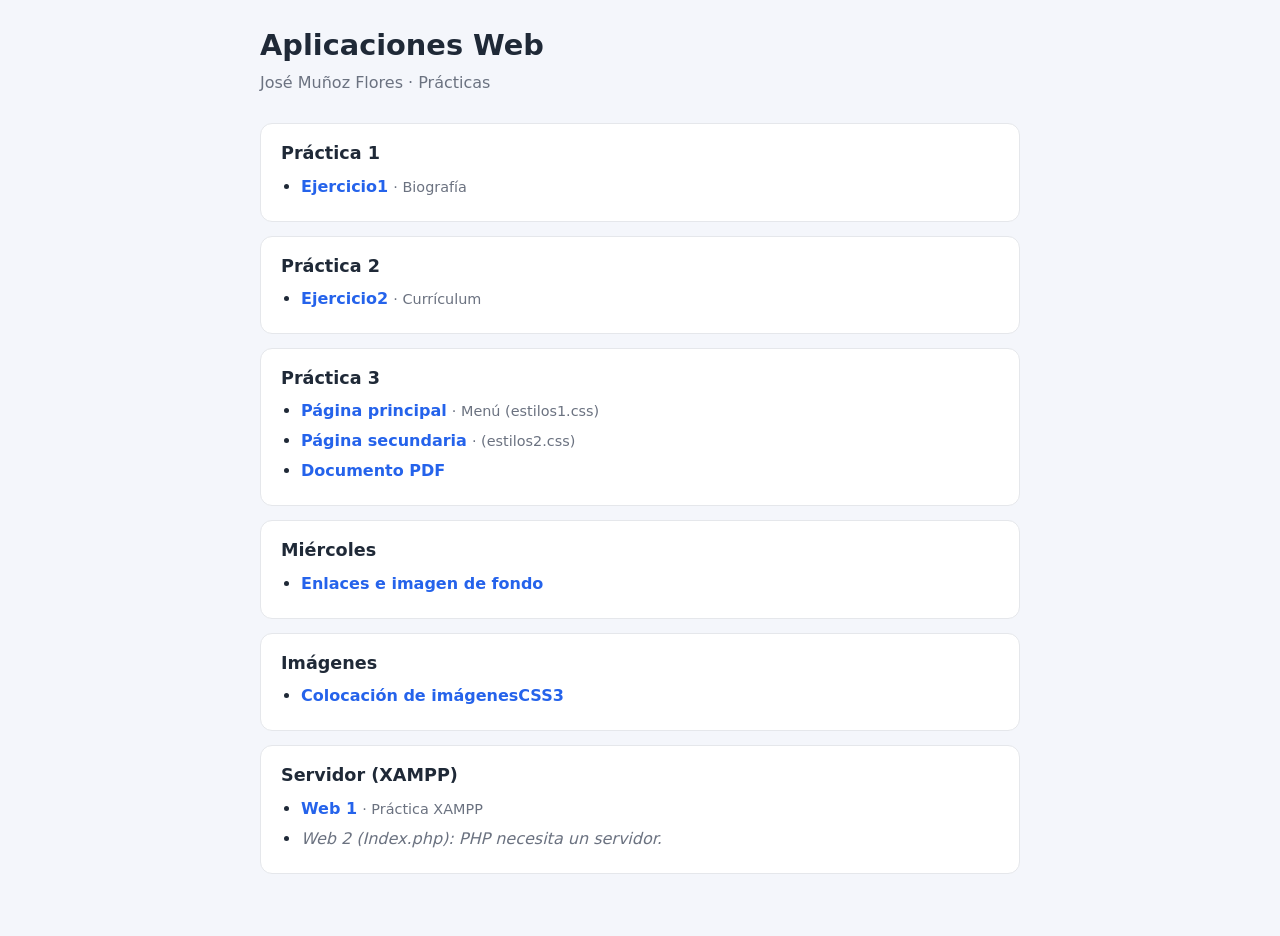
<file: index.html>
<!DOCTYPE html>
<html lang="es">
<head>
    <meta charset="UTF-8">
    <meta name="viewport" content="width=device-width, initial-scale=1.0">
    <title>Aplicaciones Web - José Muñoz Flores</title>
    <meta name="description" content="Prácticas de Aplicaciones Web">
    <style>
        :root {
            --fondo: #f4f6fb;
            --tarjeta: #ffffff;
            --texto: #1f2937;
            --suave: #6b7280;
            --acento: #2563eb;
            --borde: #e5e7eb;
        }
        @media (prefers-color-scheme: dark) {
            :root {
                --fondo: #111827;
                --tarjeta: #1f2937;
                --texto: #f3f4f6;
                --suave: #9ca3af;
                --acento: #60a5fa;
                --borde: #374151;
            }
        }
        * { box-sizing: border-box; }
        body {
            margin: 0;
            padding: 24px 16px 48px;
            background: var(--fondo);
            color: var(--texto);
            font-family: system-ui, -apple-system, "Segoe UI", Roboto, Arial, sans-serif;
            line-height: 1.5;
        }
        main { max-width: 760px; margin: 0 auto; }
        header { margin-bottom: 28px; }
        h1 { margin: 0 0 4px; font-size: 1.8rem; }
        header p { margin: 0; color: var(--suave); }
        section {
            background: var(--tarjeta);
            border: 1px solid var(--borde);
            border-radius: 12px;
            padding: 16px 20px;
            margin-bottom: 14px;
        }
        h2 { margin: 0 0 8px; font-size: 1.1rem; }
        ul { margin: 0; padding-left: 20px; }
        li { margin: 6px 0; }
        a { color: var(--acento); font-weight: 600; text-decoration: none; }
        a:hover { text-decoration: underline; }
        .desc { color: var(--suave); font-size: 0.9rem; }
        .aviso { color: var(--suave); font-style: italic; }
    </style>
</head>
<body>
<main>
    <header>
        <h1>Aplicaciones Web</h1>
        <p>José Muñoz Flores · Prácticas</p>
    </header>

    <section>
        <h2>Práctica 1</h2>
        <ul>
            <li><a href="Pr%C3%A1ctica1/ejercicio1.html">Ejercicio1</a> <span class="desc">· Biografía</span></li>
        </ul>
    </section>

    <section>
        <h2>Práctica 2</h2>
        <ul>
            <li><a href="Pr%C3%A1ctica2/ejercicio2.html">Ejercicio2</a> <span class="desc">· Currículum</span></li>
        </ul>
    </section>

    <section>
        <h2>Práctica 3</h2>
        <ul>
            <li><a href="Pr%C3%A1ctica3/principal.html">Página principal</a> <span class="desc">· Menú (estilos1.css)</span></li>
            <li><a href="Pr%C3%A1ctica3/secundaria.html">Página secundaria</a> <span class="desc">· (estilos2.css)</span></li>
            <li><a href="Pr%C3%A1ctica3/documentos/practica3.pdf" target="_blank">Documento PDF</a></li>
        </ul>
    </section>

    <section>
        <h2>Miércoles</h2>
        <ul>
            <li><a href="Mi%C3%A9rcoles/miercoles.html">Enlaces e imagen de fondo</a></li>
        </ul>
    </section>

    <section>
        <h2>Imágenes</h2>
        <ul>
            <li><a href="Im%C3%A1genes/colocacion_css3_practica.html">Colocación de imágenesCSS3</a></li>
        </ul>
    </section>

    <section>
        <h2>Servidor (XAMPP)</h2>
        <ul>
            <li><a href="Web%201/Index.html">Web 1</a> <span class="desc">· Práctica XAMPP</span></li>
            <li><span class="aviso">Web 2 (Index.php): PHP necesita un servidor.</span></li>
        </ul>
    </section>

</main>
</body>
</html>
</file>
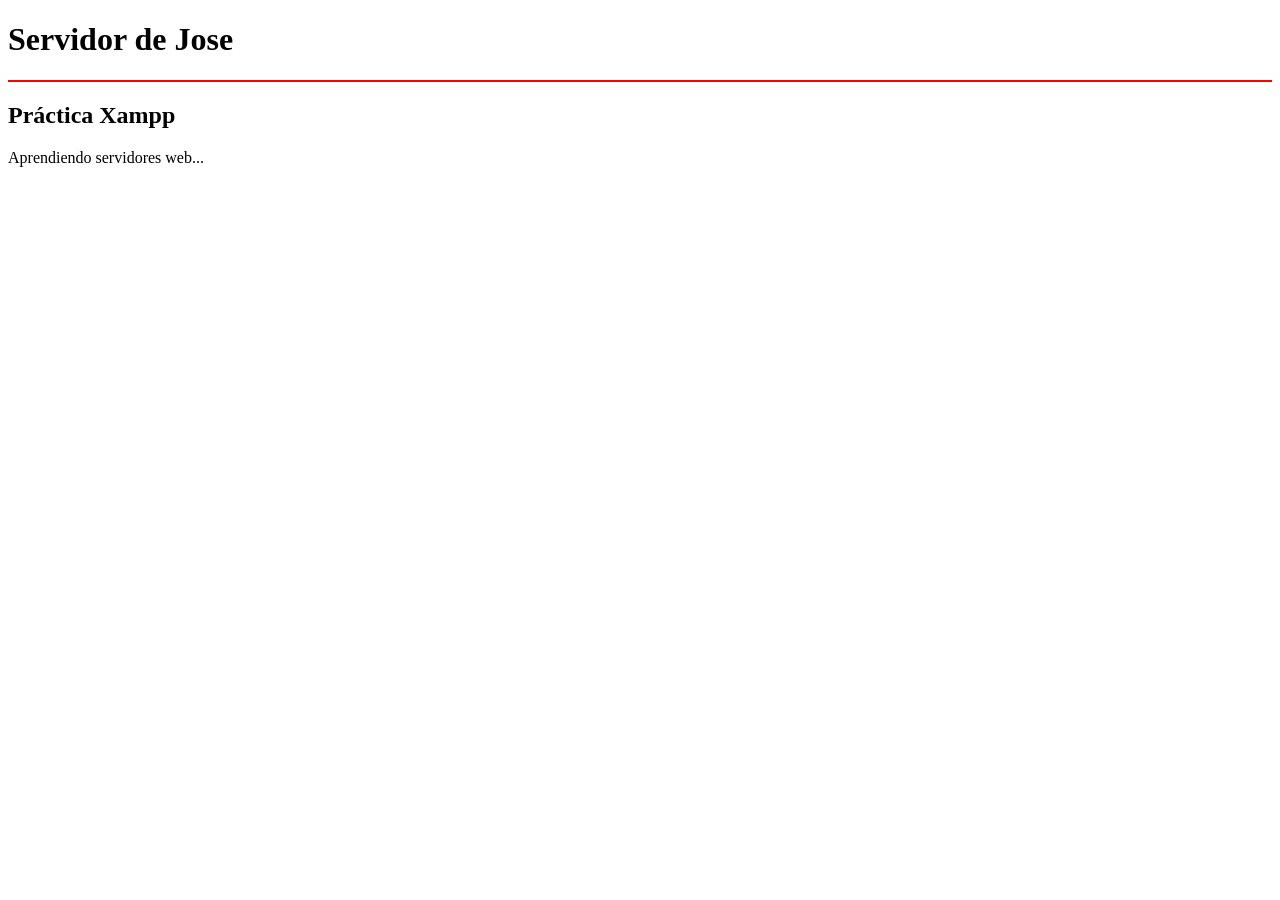
<file: Web1/Index.html>
<!DOCTYPE html>
<html lang="en">
<head>
    <meta charset="UTF-8">
    <meta name="viewport" content="width=device-width, initial-scale=1.0">
    <title>Document</title>
</head>
<body>
    <h1> Servidor de Jose</h1>
    <!-- NO SE DEBE PONER COLORES, FORMATOS... SIN CSS-->
    <hr color="red">
    <h2> Práctica Xampp</h2>
    <p> Aprendiendo servidores web...</p>
</body>  
</html>
</file>
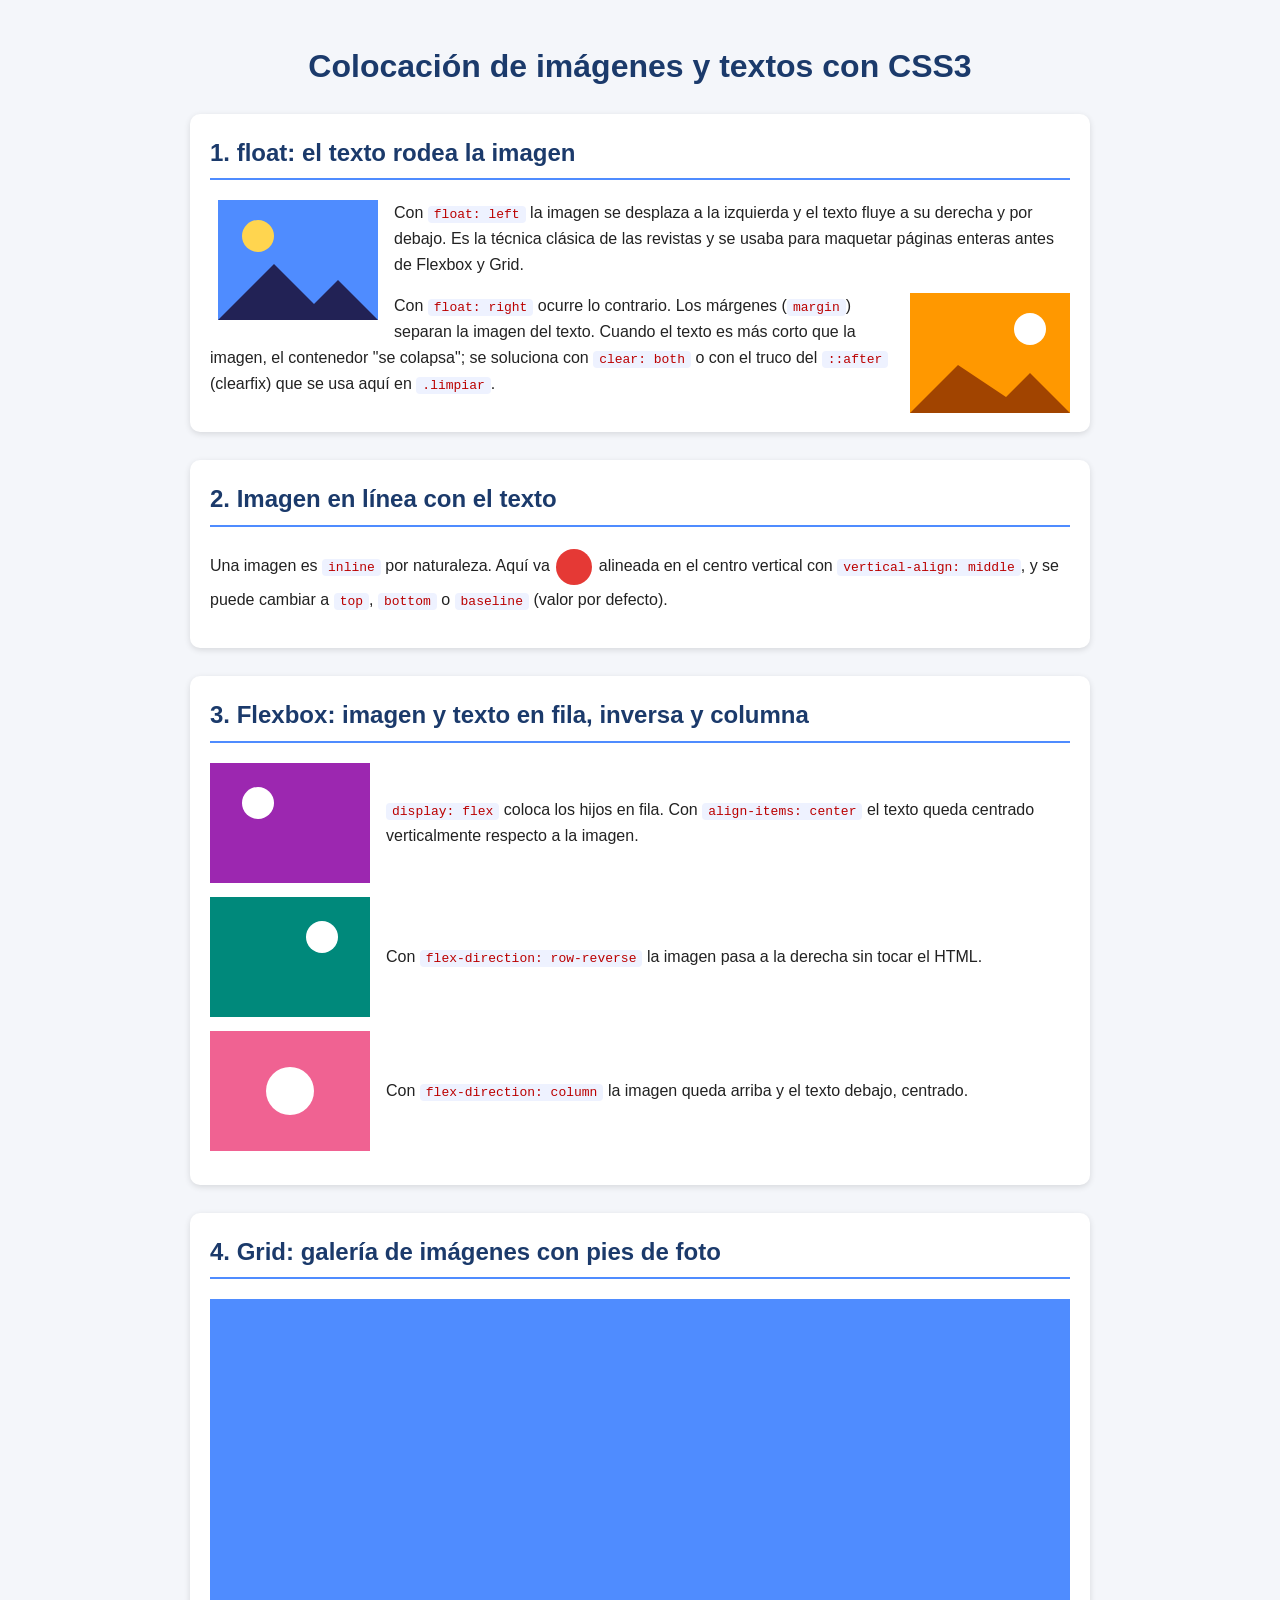
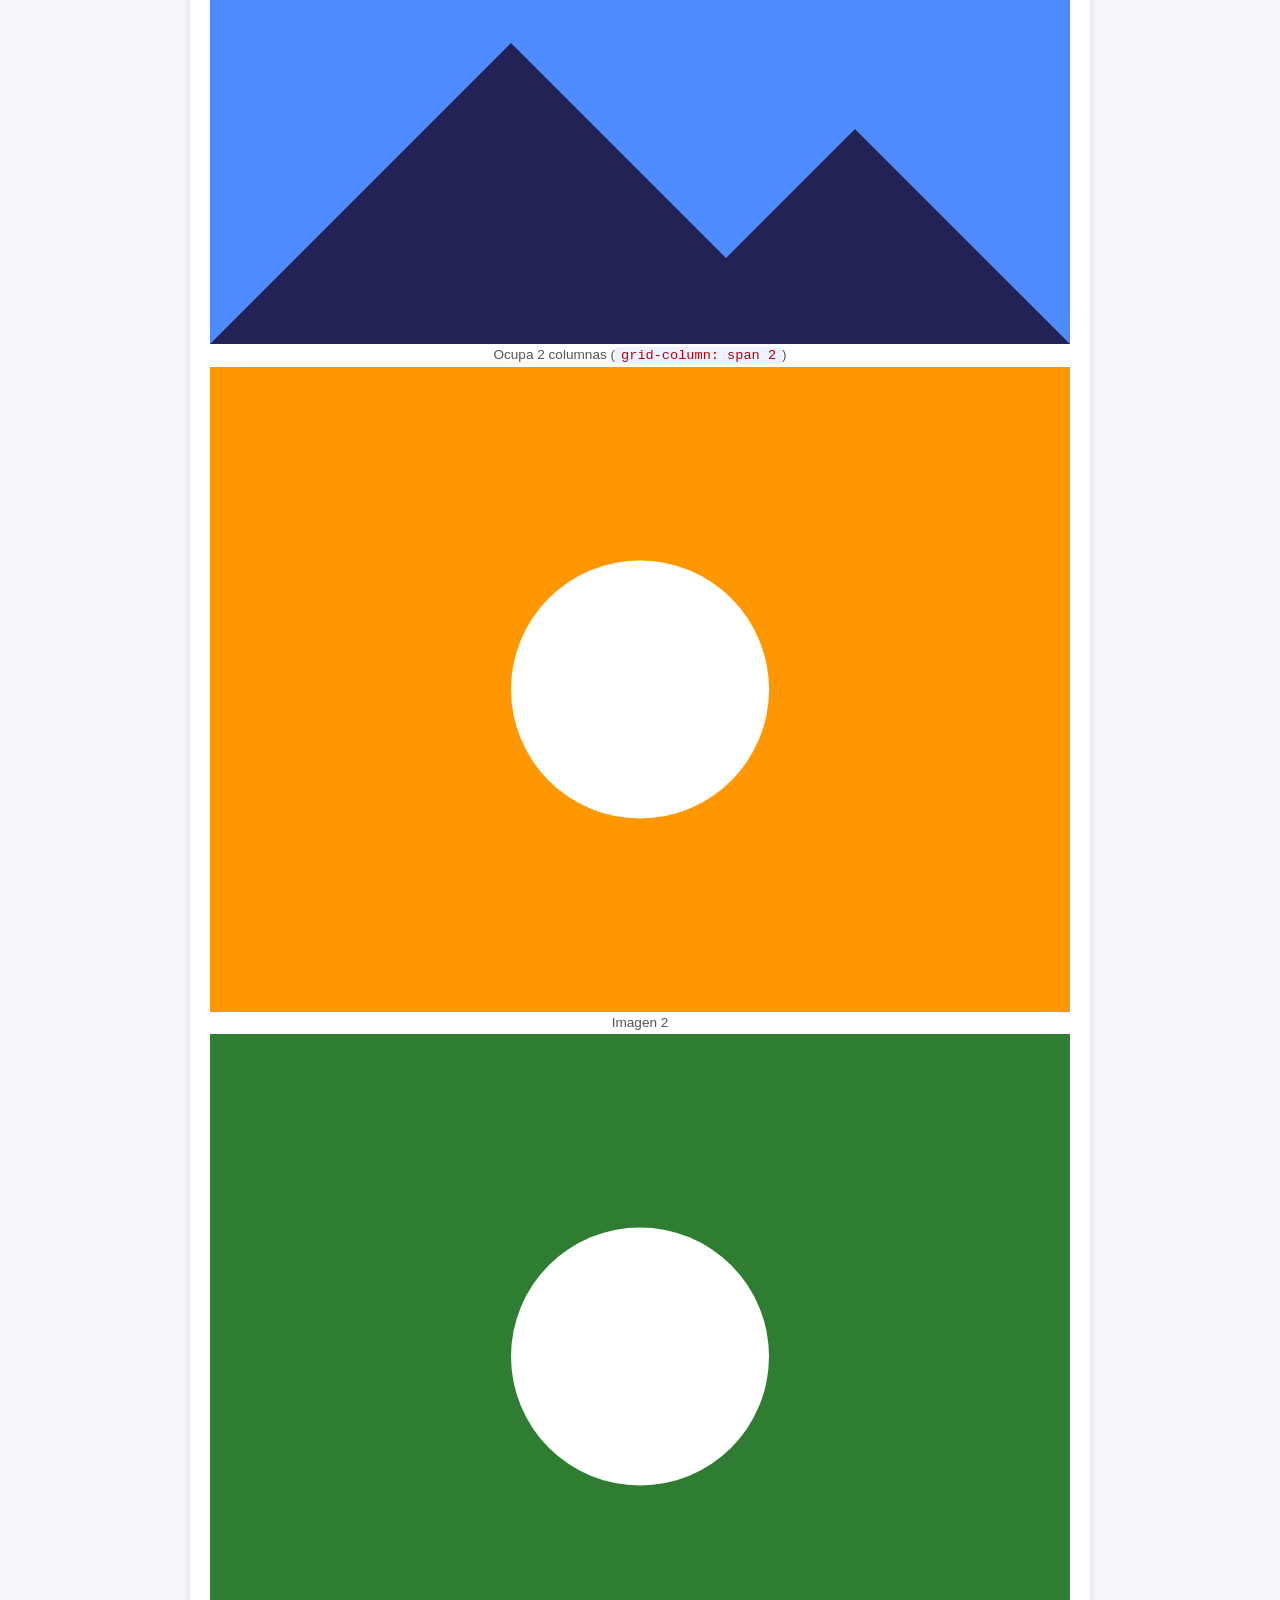
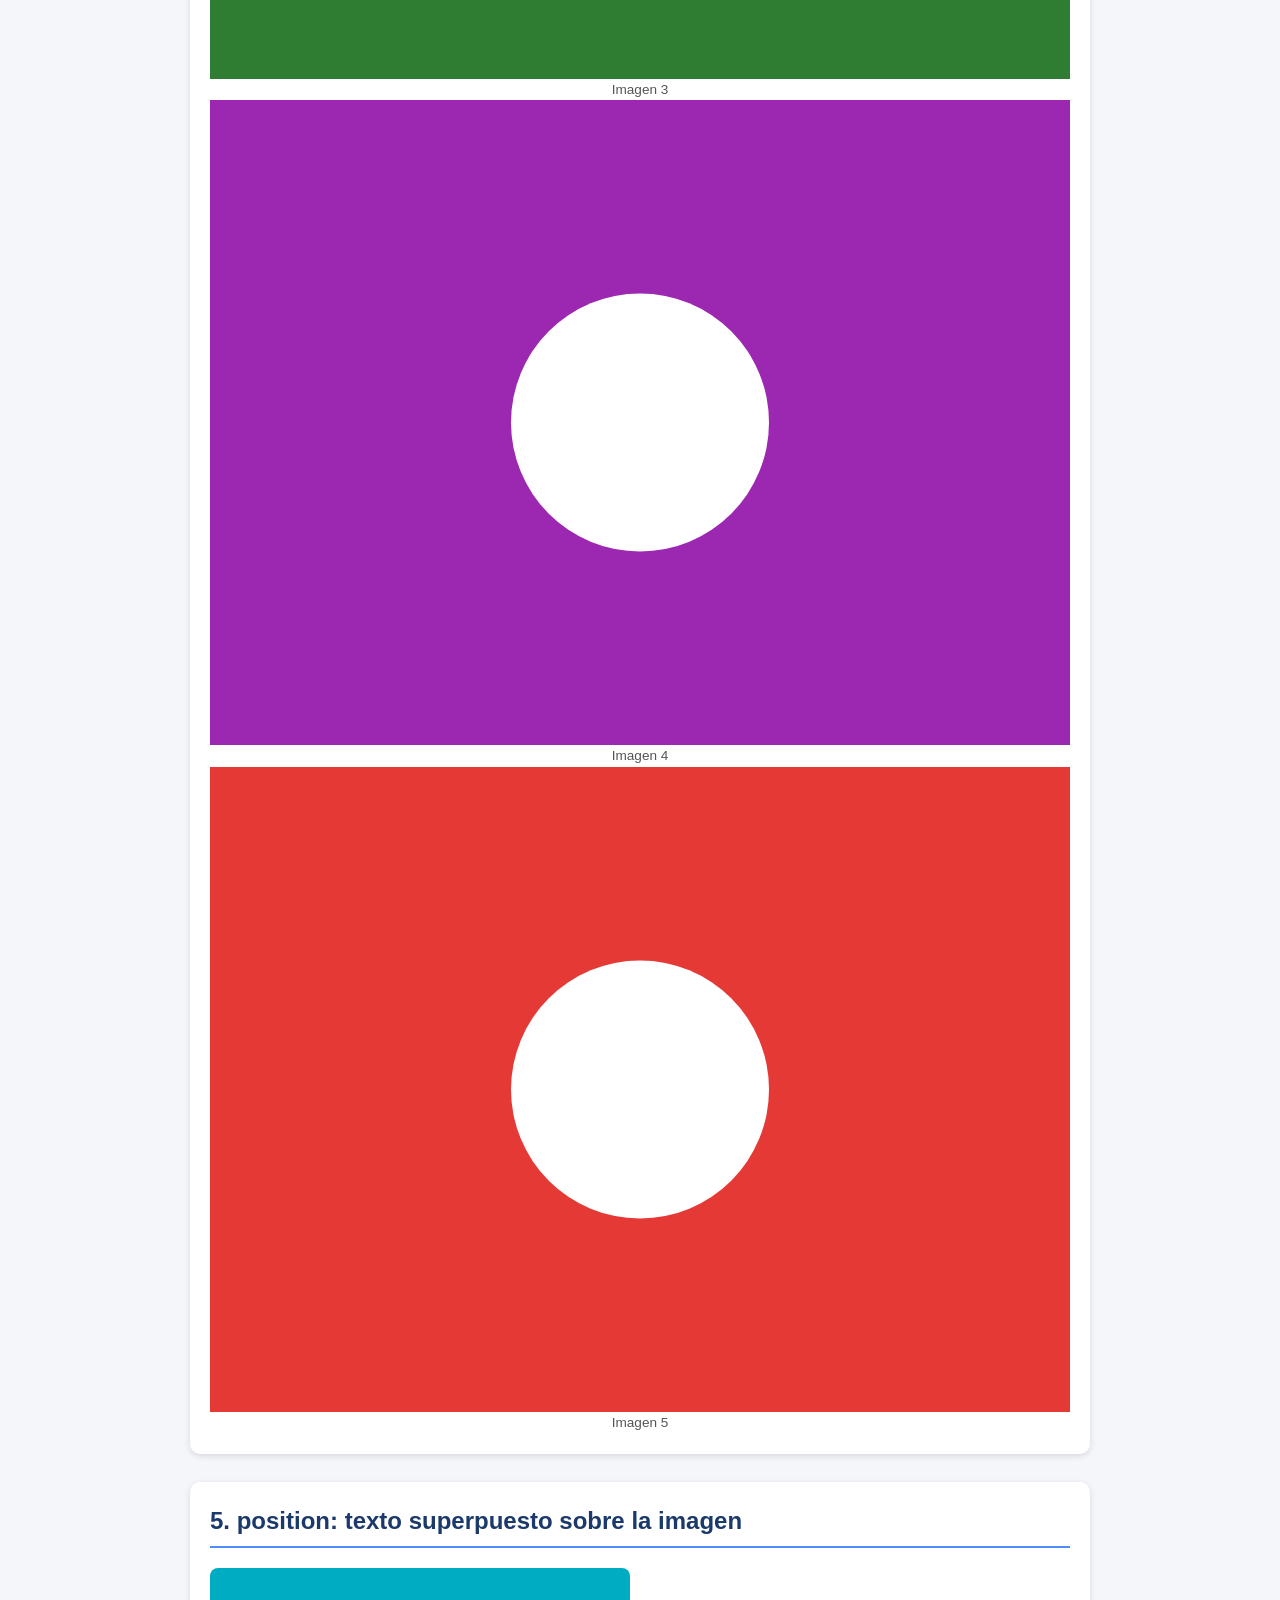
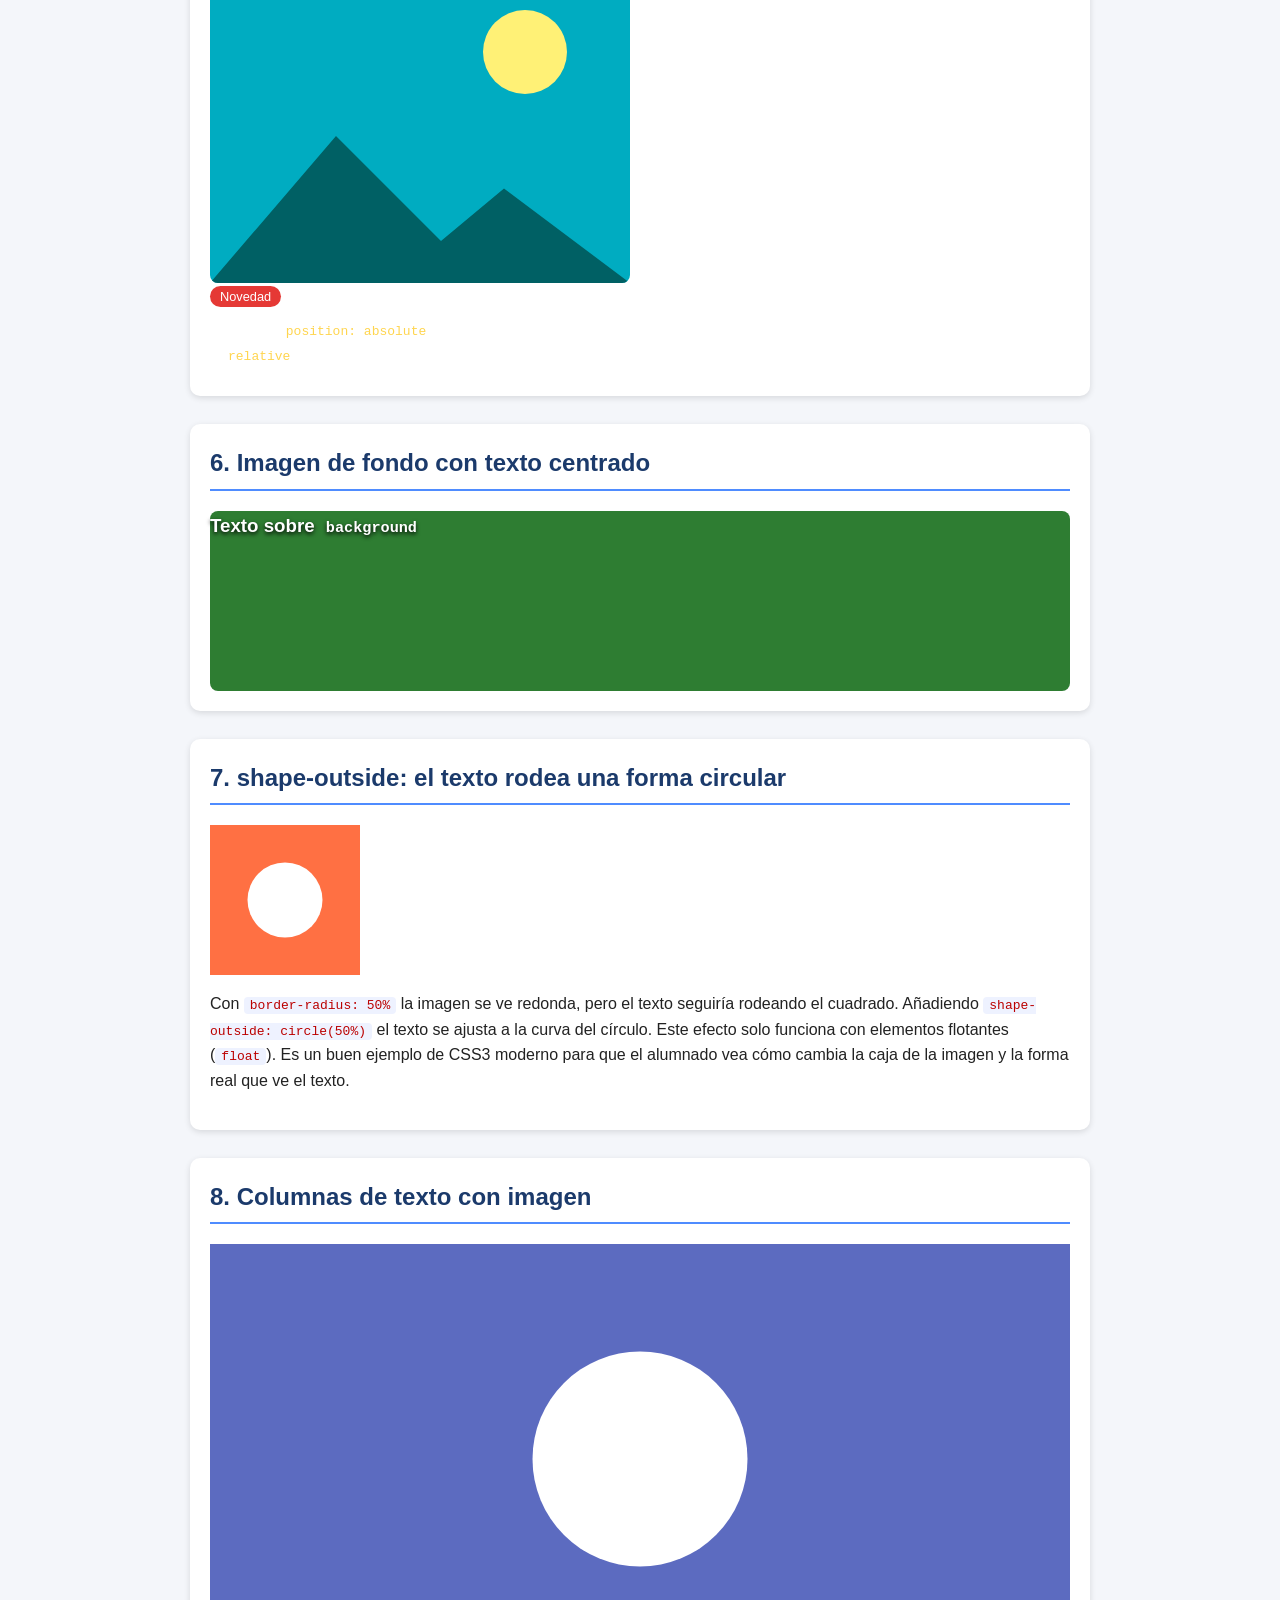
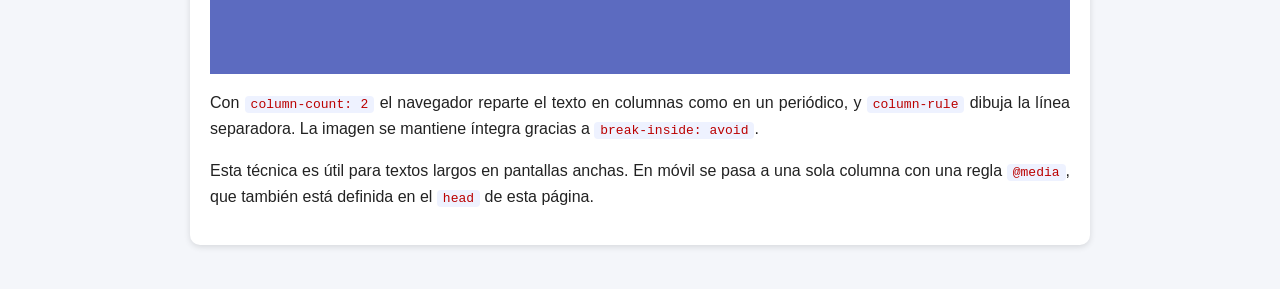
<file: Imágenes/colocacion_css3_practica.html>
<!DOCTYPE html>
<!-- 
  =====================================================================
  VERSIÓN DE PRÁCTICA: COLOCACIÓN DE IMÁGENES Y TEXTOS CON CSS3
  Módulo: Aplicaciones Web (2.º SMR)

  INSTRUCCIONES:
  - El HTML ya está terminado. NO hay que tocarlo.
  - Tu trabajo es completar el CSS de la etiqueta <style> (en el <head>).
  - Busca los comentarios "TODO" y escribe las propiedades que se piden.
  - Cada ejercicio indica la clase que debes estilizar y qué efecto buscas.
  - Cuando termines, la página debe verse igual que la versión comentada.
  - Pista: consulta las propiedades en https://developer.mozilla.org/es/
  =====================================================================
-->
<html lang="es"> <!-- lang="es": indica que la página está en español -->
<head>
<!-- Codificación de caracteres: necesaria para ver bien tildes y la letra ñ -->
<meta charset="UTF-8">

<!-- Viewport: hace que la página se adapte al ancho del móvil (diseño responsive) -->
<meta name="viewport" content="width=device-width, initial-scale=1">

<!-- Título que aparece en la pestaña del navegador -->
<title>PRÁCTICA - Colocación de imágenes y textos con CSS3</title>

<style>
/* =====================================================================
   BASE: estilos generales de toda la página
   ===================================================================== */

/* El selector * afecta a TODOS los elementos.
   box-sizing: border-box hace que el width incluya el padding y el borde.
   Así, un elemento de 200px mide 200px en total y no se "estira". */
* { box-sizing: border-box; }

/* body: el cuerpo de la página */
body {
  font-family: Arial, Helvetica, sans-serif; /* tipo de letra (si no hay Arial, usa Helvetica, y si no, una sans-serif cualquiera) */
  line-height: 1.6;      /* altura de línea: 1.6 veces el tamaño de la letra, para leer mejor */
  color: #222;           /* color del texto (gris casi negro) */
  background: #f4f6fa;   /* color de fondo de la página */
  margin: 0;             /* quitamos el margen por defecto del navegador */
  padding: 20px;         /* espacio interior entre el borde de la ventana y el contenido */
}

h1 { text-align: center; color: #1b3a6b; } /* título principal centrado y en azul oscuro */

/* section: cada "tarjeta" blanca donde está un ejemplo */
section {
  background: #fff;                    /* fondo blanco */
  max-width: 900px;                    /* ancho máximo: en pantallas grandes no pasa de 900px */
  margin: 0 auto 28px;                 /* arriba 0 | izquierda y derecha auto (centra la caja) | abajo 28px */
  padding: 20px;                       /* espacio entre el borde de la tarjeta y su contenido */
  border-radius: 10px;                 /* esquinas redondeadas */
  box-shadow: 0 2px 6px rgba(0,0,0,.12); /* sombra: desplazamiento x, y, difuminado y color (negro al 12 %) */
}

h2 {
  margin-top: 0;                       /* pegamos el título al borde superior de la tarjeta */
  color: #1b3a6b;
  border-bottom: 2px solid #4f8cff;    /* línea azul debajo del título */
  padding-bottom: 6px;                 /* separación entre el texto y esa línea */
}

/* code: aspecto para resaltar propiedades CSS dentro de los textos */
code { background: #eef2ff; padding: 1px 6px; border-radius: 4px; color: #b00; }

/* Regla importante para imágenes:
   max-width: 100% -> la imagen nunca será más ancha que su contenedor (evita que se salga en el móvil).
   display: block  -> la imagen deja de ser "en línea" y se comporta como un bloque
                      (así desaparece el pequeño hueco que queda debajo de las imágenes). */
img { max-width: 100%; display: block; }


/* =====================================================================
   EJERCICIO 1. FLOAT: el texto rodea la imagen
   Objetivo: la primera imagen a la izquierda y la segunda a la derecha,
   con el texto rodeándolas.
   ===================================================================== */

.float-izq {
  float:left; /* TODO 1.1: haz que la imagen flote a la izquierda (float) */
  width: 160px;/* TODO 1.2: dale un ancho de 160px (width) */
  margin: 0 16px 0 8px;/* TODO 1.3: añade un margen solo a la derecha (16px) y abajo (8px) con margin */
}

.float-der {
  float: right;/* TODO 1.4: igual que la anterior, pero flotando a la derecha
             y con el margen en el lado izquierdo (16px) */
  width: 160px;
  margin: 0 0 16px 8px;           
}

.limpiar::after {
      content: "";
      display: block;

  /* TODO 1.5 (clearfix): para que el contenedor abrace a las imágenes flotantes necesitas
     tres propiedades: content (vacío ""), display (block) y clear (both) */
}


/* =====================================================================
   EJERCICIO 2. IMAGEN EN LÍNEA
   Objetivo: el iconito rojo debe quedar centrado verticalmente con el texto.
   ===================================================================== */

.en-linea {
  display: inline-block;/* TODO 2.1: ancho de 40px */
  width: 40px;/* TODO 2.2: alineación vertical centrada (vertical-align) 
               Prueba también top, bottom y baseline y observa la diferencia */
  height: 40px;
  vertical-align: middle;
}


/* =====================================================================
   EJERCICIO 3. FLEXBOX
   Objetivo: imagen y texto en fila; luego invertidos; luego en columna.
   ===================================================================== */

.flex {
  display: flex;/* TODO 3.1: activa Flexbox en el contenedor (display) */
  gap: 16px;/* TODO 3.2: separa los hijos 16px entre sí (gap) */
  align-items: center;/* TODO 3.3: centra los hijos verticalmente (align-items) */
  margin-bottom: 14px;
}

.flex img {
  width: 160px;/* TODO 3.4: ancho de 160px */
  flex-shrink: 0;/* TODO 3.5: evita que la imagen se encoja (flex-shrink con valor 0) */
}

.flex.inversa {
  /* TODO 3.6: invierte el orden de los hijos (flex-direction: row-reverse) */
}

.flex.columna {
  /* TODO 3.7: apila los hijos en vertical (flex-direction: column) */
  /* TODO 3.8: centra el texto (text-align) */
}


/* =====================================================================
   EJERCICIO 4. GRID
   Objetivo: galería de 3 columnas, con la primera imagen ocupando 2.
   ===================================================================== */

.galeria {
  /* TODO 4.1: activa la rejilla (display: grid) */
  /* TODO 4.2: crea 3 columnas iguales (grid-template-columns con repeat y fr) */
  /* TODO 4.3: separa las celdas 10px (gap) */
}

.galeria figure { margin: 0; }

.galeria img {
  /* TODO 4.4: ancho del 100% */
  /* TODO 4.5: altura de 120px */
  /* TODO 4.6: recorta la imagen sin deformarla (object-fit: cover) */
  /* TODO 4.7: esquinas redondeadas de 8px */
}

.galeria figcaption { font-size: .85rem; text-align: center; color: #555; }

.galeria .grande {
  /* TODO 4.8: que esta celda ocupe 2 columnas (grid-column: span 2) */
}


/* =====================================================================
   EJERCICIO 5. POSITION
   Objetivo: etiqueta roja arriba a la izquierda y franja negra abajo,
   ambas encima de la imagen.
   ===================================================================== */

.tarjeta {
  /* TODO 5.1: convierte a la tarjeta en la referencia de sus hijos (position: relative) */
  max-width: 420px;
}

.tarjeta img { width: 100%; border-radius: 8px; }

.tarjeta .etiqueta {
  /* TODO 5.2: position absolute */
  /* TODO 5.3: sepárala 10px de arriba (top) y 10px de la izquierda (left) */
  background: #e53935;
  color: #fff;
  padding: 3px 10px;
  border-radius: 14px;
  font-size: .8rem;
}

.tarjeta .pie {
  /* TODO 5.4: position absolute */
  /* TODO 5.5: pégala abajo y estírala de lado a lado (bottom, left y right a 0) */
  /* TODO 5.6: fondo negro semitransparente: background con rgba(0,0,0,.6) */
  color: #fff;
  padding: 8px 12px;
  /* TODO 5.7: redondea SOLO las esquinas de abajo (border-radius: 0 0 8px 8px) */
}


/* =====================================================================
   EJERCICIO 6. BACKGROUND
   Objetivo: caja con imagen de fondo y texto centrado.
   (La imagen de fondo ya está dada; no hace falta escribir la URL.)
   ===================================================================== */

.hero {
  height: 180px;
  border-radius: 8px;
  color: #fff;
  text-shadow: 0 2px 4px #000;
  background: #2e7d32; /* color de relleno provisional */

  /* TODO 6.1: sustituye el color de arriba por una imagen de fondo.
     Usa esta imagen:
     url("data:image/svg+xml,%3Csvg xmlns='http://www.w3.org/2000/svg' viewBox='0 0 200 150'%3E%3Crect width='200' height='150' fill='%232e7d32'/%3E%3Ccircle cx='150' cy='40' r='22' fill='%23ffeb3b'/%3E%3Cpath d='M0 150l60-80 50 60 30-30 60 50z' fill='%231b5e20'/%3E%3C/svg%3E")
     y añade: center / cover no-repeat */

  /* TODO 6.2: centra el texto vertical y horizontalmente con Flexbox
               (display: flex + align-items + justify-content) */
}


/* =====================================================================
   EJERCICIO 7. SHAPE-OUTSIDE
   Objetivo: imagen redonda y texto adaptándose a la curva.
   ===================================================================== */

.redonda {
  /* TODO 7.1: float a la izquierda */
  width: 150px;
  height: 150px;
  /* TODO 7.2: forma circular (border-radius: 50%) */
  /* TODO 7.3: que la imagen llene el círculo sin deformarse (object-fit) */
  /* TODO 7.4: que el texto siga el círculo (shape-outside: circle(50%)) */
  margin: 0 18px 6px 0;
}


/* =====================================================================
   EJERCICIO 8. COLUMNAS CSS
   Objetivo: texto en 2 columnas con línea separadora.
   ===================================================================== */

.columnas {
  /* TODO 8.1: 2 columnas (column-count) */
  /* TODO 8.2: separación de 28px entre columnas (column-gap) */
  /* TODO 8.3: línea separadora gris (column-rule: 1px solid #ccc) */
  text-align: justify;
}

.columnas img {
  width: 100%;
  margin-bottom: 10px;
  /* TODO 8.4: evita que la imagen se parta entre columnas (break-inside: avoid) */
}


/* =====================================================================
   EJERCICIO 9 (RETO). RESPONSIVE
   Objetivo: en pantallas de 600px o menos, imagen y texto se apilan,
   la galería pasa a 2 columnas y el texto a 1 columna.
   ===================================================================== */

/* TODO 9.1: escribe una regla @media (max-width: 600px) { ... } que contenga:
     - .flex y .flex.inversa con flex-direction: column
     - .galeria con grid-template-columns: 1fr 1fr
     - .columnas con column-count: 1
   Comprueba el resultado reduciendo el ancho de la ventana del navegador. */
</style>
</head>

<body>

<h1>Colocación de imágenes y textos con CSS3</h1>

<!-- ================================================================ -->
<!-- 1. FLOAT                                                          -->
<!-- Fíjate en el ORDEN: la imagen va ANTES del párrafo al que rodea.  -->
<!-- ================================================================ -->
<section>
  <h2>1. float: el texto rodea la imagen</h2>

  <!-- class="float-izq": aplica el CSS de .float-izq (imagen a la izquierda).
       alt: texto alternativo (accesibilidad y por si la imagen no carga). Es obligatorio. -->
  <img class="float-izq" alt="Paisaje azul" src="data:image/svg+xml,%3Csvg xmlns='http://www.w3.org/2000/svg' viewBox='0 0 200 150'%3E%3Crect width='200' height='150' fill='%234f8cff'/%3E%3Ccircle cx='50' cy='45' r='20' fill='%23ffd54f'/%3E%3Cpath d='M0 150l70-70 50 50 30-30 50 50z' fill='%23225'/%3E%3C/svg%3E">
  <p>Con <code>float: left</code> la imagen se desplaza a la izquierda y el texto fluye a su derecha y por debajo. Es la técnica clásica de las revistas y se usaba para maquetar páginas enteras antes de Flexbox y Grid.</p>

  <!-- Imagen flotando a la derecha -->
  <img class="float-der" alt="Paisaje naranja" src="data:image/svg+xml,%3Csvg xmlns='http://www.w3.org/2000/svg' viewBox='0 0 200 150'%3E%3Crect width='200' height='150' fill='%23ff9800'/%3E%3Ccircle cx='150' cy='45' r='20' fill='%23fff'/%3E%3Cpath d='M0 150l60-60 60 40 30-30 50 50z' fill='%23a14400'/%3E%3C/svg%3E">
  <p>Con <code>float: right</code> ocurre lo contrario. Los márgenes (<code>margin</code>) separan la imagen del texto. Cuando el texto es más corto que la imagen, el contenedor "se colapsa"; se soluciona con <code>clear: both</code> o con el truco del <code>::after</code> (clearfix) que se usa aquí en <code>.limpiar</code>.</p>

  <!-- Este div vacío aplica el clearfix: obliga a la sección a abrazar las imágenes flotantes -->
  <div class="limpiar"></div>
</section>

<!-- ================================================================ -->
<!-- 2. IMAGEN EN LÍNEA                                                -->
<!-- La imagen está DENTRO del párrafo, entre palabras.                -->
<!-- ================================================================ -->
<section>
  <h2>2. Imagen en línea con el texto</h2>
  <p>Una imagen es <code>inline</code> por naturaleza. Aquí va
    <img class="en-linea" alt="icono" src="data:image/svg+xml,%3Csvg xmlns='http://www.w3.org/2000/svg' viewBox='0 0 40 40'%3E%3Ccircle cx='20' cy='20' r='18' fill='%23e53935'/%3E%3C/svg%3E">
    alineada en el centro vertical con <code>vertical-align: middle</code>, y se puede cambiar a <code>top</code>, <code>bottom</code> o <code>baseline</code> (valor por defecto).</p>
</section>

<!-- ================================================================ -->
<!-- 3. FLEXBOX                                                        -->
<!-- Estructura: un div PADRE (class="flex") con 2 HIJOS: <img> y <p>. -->
<!-- Flexbox se aplica al padre y coloca a los hijos.                  -->
<!-- ================================================================ -->
<section>
  <h2>3. Flexbox: imagen y texto en fila, inversa y columna</h2>

  <!-- Ejemplo A: fila normal (imagen a la izquierda, texto a la derecha) -->
  <div class="flex">
    <img alt="Imagen izquierda" src="data:image/svg+xml,%3Csvg xmlns='http://www.w3.org/2000/svg' viewBox='0 0 200 150'%3E%3Crect width='200' height='150' fill='%239c27b0'/%3E%3Ccircle cx='60' cy='50' r='20' fill='%23fff'/%3E%3C/svg%3E">
    <p><code>display: flex</code> coloca los hijos en fila. Con <code>align-items: center</code> el texto queda centrado verticalmente respecto a la imagen.</p>
  </div>

  <!-- Ejemplo B: MISMO HTML (imagen primero), pero con la clase "inversa" la imagen se ve a la derecha -->
  <div class="flex inversa">
    <img alt="Imagen derecha" src="data:image/svg+xml,%3Csvg xmlns='http://www.w3.org/2000/svg' viewBox='0 0 200 150'%3E%3Crect width='200' height='150' fill='%2300897b'/%3E%3Ccircle cx='140' cy='50' r='20' fill='%23fff'/%3E%3C/svg%3E">
    <p>Con <code>flex-direction: row-reverse</code> la imagen pasa a la derecha sin tocar el HTML.</p>
  </div>

  <!-- Ejemplo C: en columna -->
  <div class="flex columna">
    <img alt="Imagen arriba" src="data:image/svg+xml,%3Csvg xmlns='http://www.w3.org/2000/svg' viewBox='0 0 200 150'%3E%3Crect width='200' height='150' fill='%23f06292'/%3E%3Ccircle cx='100' cy='75' r='30' fill='%23fff'/%3E%3C/svg%3E">
    <p>Con <code>flex-direction: column</code> la imagen queda arriba y el texto debajo, centrado.</p>
  </div>
</section>

<!-- ================================================================ -->
<!-- 4. GRID                                                           -->
<!-- <figure> agrupa una imagen con su pie de foto <figcaption>.       -->
<!-- Es la etiqueta semántica correcta para imágenes con descripción.  -->
<!-- ================================================================ -->
<section>
  <h2>4. Grid: galería de imágenes con pies de foto</h2>
  <div class="galeria">

    <!-- Esta figura lleva class="grande": ocupa 2 de las 3 columnas -->
    <figure class="grande">
      <img alt="Grande" src="data:image/svg+xml,%3Csvg xmlns='http://www.w3.org/2000/svg' viewBox='0 0 200 150'%3E%3Crect width='200' height='150' fill='%234f8cff'/%3E%3Cpath d='M0 150l70-70 50 50 30-30 50 50z' fill='%23225'/%3E%3C/svg%3E">
      <figcaption>Ocupa 2 columnas (<code>grid-column: span 2</code>)</figcaption>
    </figure>

    <!-- Las siguientes ocupan 1 columna cada una; la rejilla las coloca sola, de izquierda a derecha y de arriba abajo -->
    <figure>
      <img alt="Dos" src="data:image/svg+xml,%3Csvg xmlns='http://www.w3.org/2000/svg' viewBox='0 0 200 150'%3E%3Crect width='200' height='150' fill='%23ff9800'/%3E%3Ccircle cx='100' cy='75' r='30' fill='%23fff'/%3E%3C/svg%3E">
      <figcaption>Imagen 2</figcaption>
    </figure>
    <figure>
      <img alt="Tres" src="data:image/svg+xml,%3Csvg xmlns='http://www.w3.org/2000/svg' viewBox='0 0 200 150'%3E%3Crect width='200' height='150' fill='%232e7d32'/%3E%3Ccircle cx='100' cy='75' r='30' fill='%23fff'/%3E%3C/svg%3E">
      <figcaption>Imagen 3</figcaption>
    </figure>
    <figure>
      <img alt="Cuatro" src="data:image/svg+xml,%3Csvg xmlns='http://www.w3.org/2000/svg' viewBox='0 0 200 150'%3E%3Crect width='200' height='150' fill='%239c27b0'/%3E%3Ccircle cx='100' cy='75' r='30' fill='%23fff'/%3E%3C/svg%3E">
      <figcaption>Imagen 4</figcaption>
    </figure>
    <figure>
      <img alt="Cinco" src="data:image/svg+xml,%3Csvg xmlns='http://www.w3.org/2000/svg' viewBox='0 0 200 150'%3E%3Crect width='200' height='150' fill='%23e53935'/%3E%3Ccircle cx='100' cy='75' r='30' fill='%23fff'/%3E%3C/svg%3E">
      <figcaption>Imagen 5</figcaption>
    </figure>
  </div>
</section>

<!-- ================================================================ -->
<!-- 5. POSITION                                                       -->
<!-- Tres elementos dentro de la tarjeta (el padre con position: relative): -->
<!-- la imagen (normal) y dos capas que se colocan encima (absolute).  -->
<!-- ================================================================ -->
<section>
  <h2>5. position: texto superpuesto sobre la imagen</h2>
  <div class="tarjeta">
    <img alt="Tarjeta" src="data:image/svg+xml,%3Csvg xmlns='http://www.w3.org/2000/svg' viewBox='0 0 200 150'%3E%3Crect width='200' height='150' fill='%2300acc1'/%3E%3Ccircle cx='150' cy='40' r='20' fill='%23fff176'/%3E%3Cpath d='M0 150l60-70 50 50 30-25 60 45z' fill='%23006064'/%3E%3C/svg%3E">
    <span class="etiqueta">Novedad</span>  <!-- arriba a la izquierda -->
    <div class="pie">Pie con <code style="background:none;color:#ffd54f">position: absolute</code> dentro de un padre <code style="background:none;color:#ffd54f">relative</code></div> <!-- abajo, a todo el ancho -->
  </div>
</section>

<!-- ================================================================ -->
<!-- 6. BACKGROUND                                                     -->
<!-- No hay <img>: la imagen está en el CSS (clase .hero).             -->
<!-- ================================================================ -->
<section>
  <h2>6. Imagen de fondo con texto centrado</h2>
  <div class="hero"><h3>Texto sobre <code style="background:none;color:#fff">background</code></h3></div>
</section>

<!-- ================================================================ -->
<!-- 7. SHAPE-OUTSIDE                                                  -->
<!-- ================================================================ -->
<section>
  <h2>7. shape-outside: el texto rodea una forma circular</h2>
  <img class="redonda" alt="Redonda" src="data:image/svg+xml,%3Csvg xmlns='http://www.w3.org/2000/svg' viewBox='0 0 200 200'%3E%3Crect width='200' height='200' fill='%23ff7043'/%3E%3Ccircle cx='100' cy='100' r='50' fill='%23fff'/%3E%3C/svg%3E">
  <p>Con <code>border-radius: 50%</code> la imagen se ve redonda, pero el texto seguiría rodeando el cuadrado. Añadiendo <code>shape-outside: circle(50%)</code> el texto se ajusta a la curva del círculo. Este efecto solo funciona con elementos flotantes (<code>float</code>). Es un buen ejemplo de CSS3 moderno para que el alumnado vea cómo cambia la caja de la imagen y la forma real que ve el texto.</p>
  <div class="limpiar"></div>
</section>

<!-- ================================================================ -->
<!-- 8. COLUMNAS                                                       -->
<!-- ================================================================ -->
<section>
  <h2>8. Columnas de texto con imagen</h2>
  <div class="columnas">
    <img alt="Columnas" src="data:image/svg+xml,%3Csvg xmlns='http://www.w3.org/2000/svg' viewBox='0 0 200 100'%3E%3Crect width='200' height='100' fill='%235c6bc0'/%3E%3Ccircle cx='100' cy='50' r='25' fill='%23fff'/%3E%3C/svg%3E">
    <p>Con <code>column-count: 2</code> el navegador reparte el texto en columnas como en un periódico, y <code>column-rule</code> dibuja la línea separadora. La imagen se mantiene íntegra gracias a <code>break-inside: avoid</code>.</p>
    <p>Esta técnica es útil para textos largos en pantallas anchas. En móvil se pasa a una sola columna con una regla <code>@media</code>, que también está definida en el <code>head</code> de esta página.</p>
  </div>
</section>

</body>
</html>
</file>
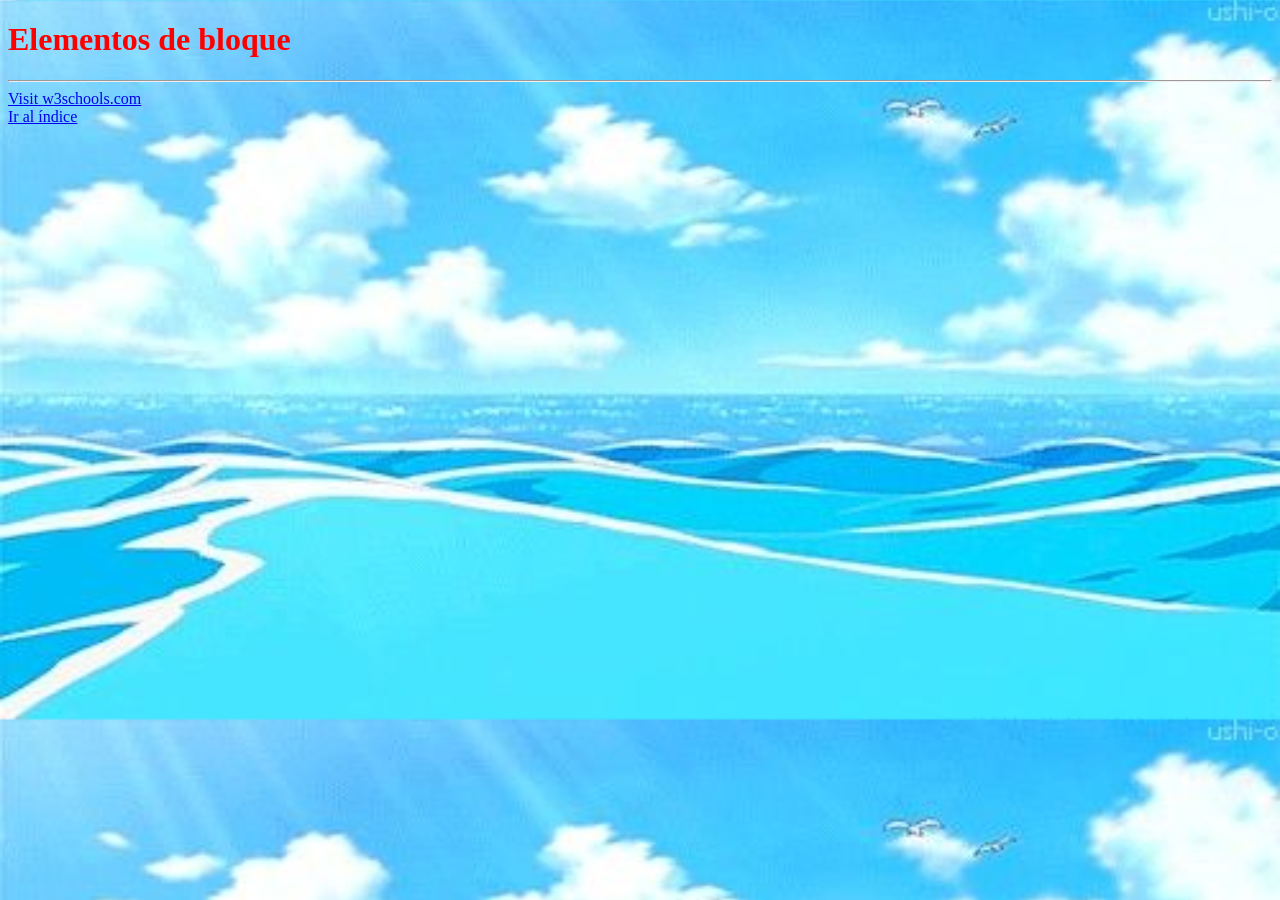
<file: Miércoles/miercoles.html>
<!DOCTYPE html>
<html lang="en">
<head>
    <meta charset="UTF-8">
    <meta name="viewport" content="width=device-width, initial-scale=1.0">
    <title>Document</title>
    <style>
        /* Esto es un comentario en CSS y no olvidar cuando uses la IA que lo comente todo*/
        h1{
            color: red;
        }
        body {
            background-color: whitesmoke;
            background-image: url("fondo.jpg");
            background-size: cover;

        } 
        
    </style>
</head>
<body>
    <h1>Elementos de bloque</h1>
    <hr>


    <!--Es un comentario HTML y cuando uses la IA que lo comente-->
    <a href="https://www.w3schools.com">Visit w3schools.com</a>
    <br>
    <a href="index.html">Ir al índice</a>
    <br>
    <!--<img src="fondo.jpg" alt="fondo">
    




</body>
</html>
</file>
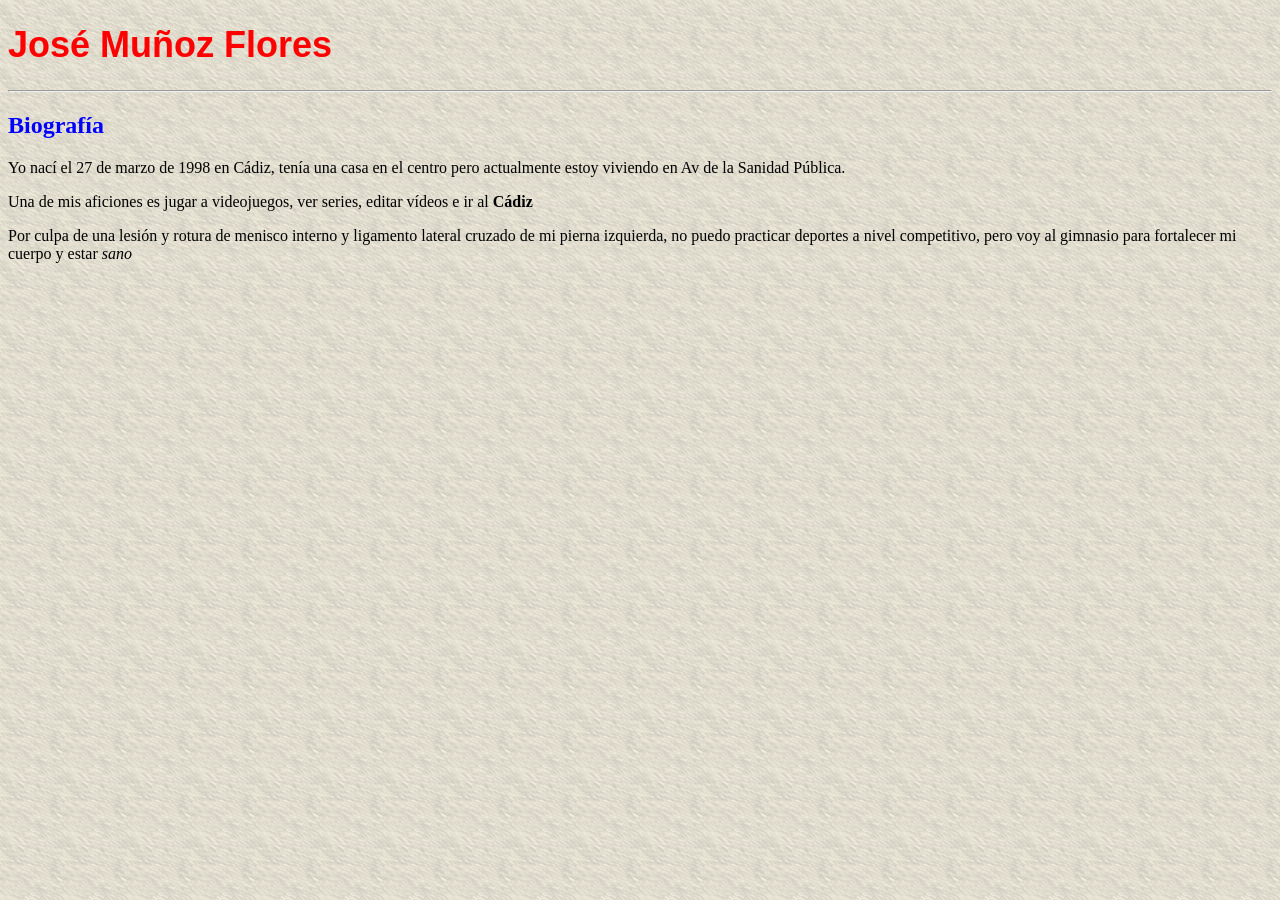
<file: Práctica1/ejercicio1.html>
<!DOCTYPE html>
<html lang="en">
<head>
    <meta charset="UTF-8">
    <meta name="viewport" content="width=device-width, initial-scale=1.0">
    <title>Ejercicio 1</title>
    <Style>
    h1{
            color: red;
            font-family: Verdana, sans-serif;
            font-size: 36px;
            font-weight: bold;
    }

    h2{
            font-family: Georgia, serif;
            font-size: 24px;
            font-weight: bold;
            color: blue;
    }
    
    body{
            background-color: rgb(194, 217, 2243);
            background-image: url(fondo.gif);
        }
    </style>
</head>
<body>

    <h1>José Muñoz Flores</h1>
    <hr>

    <h2>Biografía</h2>
    <p>Yo nací el 27 de marzo de 1998 en Cádiz, tenía una casa en el centro pero actualmente estoy viviendo en Av de la Sanidad Pública.</p>
    <p>Una de mis aficiones es jugar a videojuegos, ver series, editar vídeos e ir al <strong>Cádiz</strong>
    <p>Por culpa de una lesión y rotura de menisco interno y ligamento lateral cruzado de mi pierna izquierda, no puedo practicar deportes a nivel competitivo, pero voy al gimnasio para fortalecer mi cuerpo y estar <em style="font-style: italic;">sano</em>
    
</body>
</html>
</file>
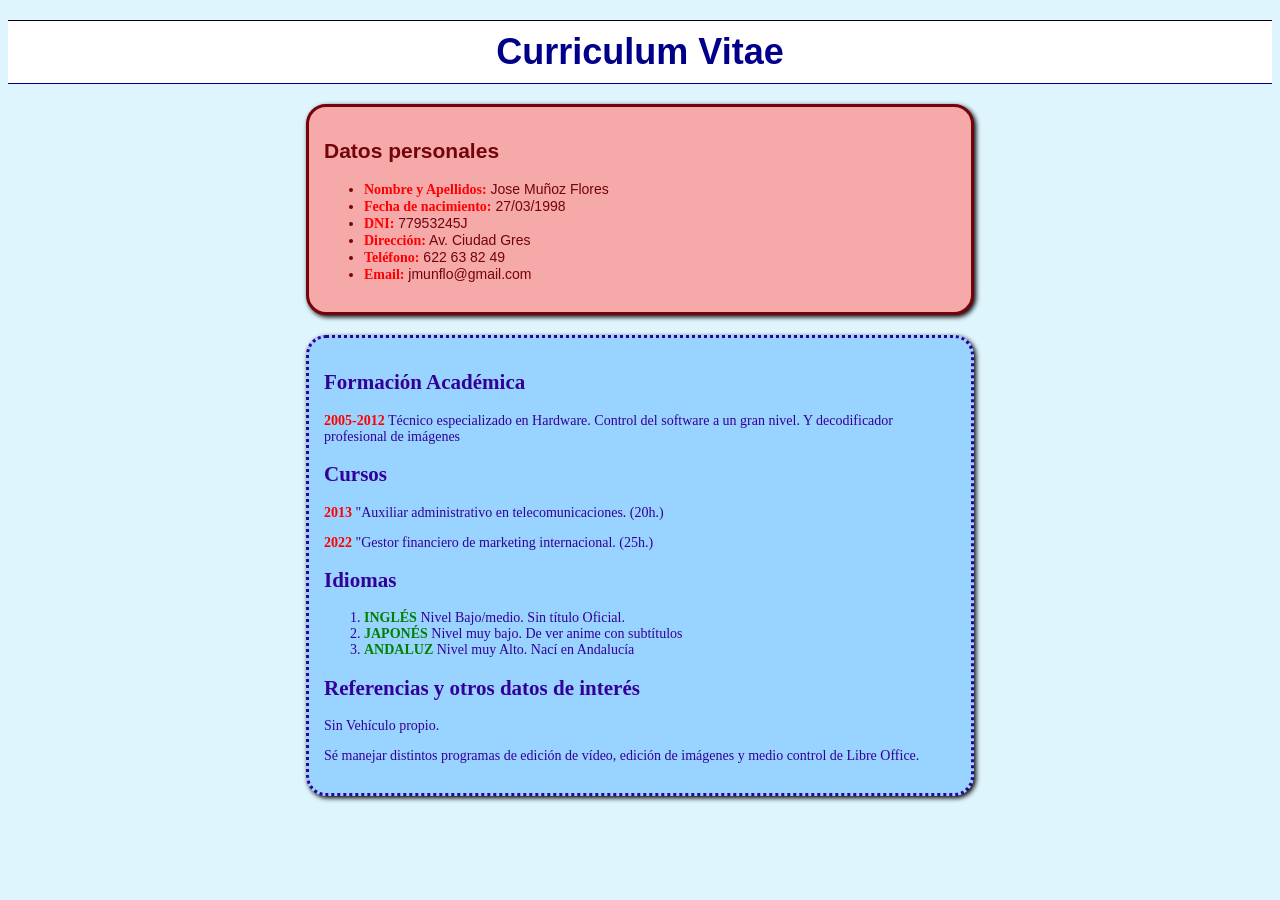
<file: Práctica2/ejercicio2.html>
<!DOCTYPE html>
<html lang="en">
<head>
    <meta charset="UTF-8">
    <meta name="viewport" content="width=device-width, initial-scale=1.0">
    <title>Ejercicio 2</title>
    <link rel="stylesheet" href="Estilo/style.css">
</head>
<body>
    <h1>Curriculum Vitae</h1>

<div id="recuadro">
    <h2>Datos personales</h2>
    <ul>
        <li><span class="TimesRojo">Nombre y Apellidos:</span> Jose Muñoz Flores</li>
        <li><span class="TimesRojo">Fecha de nacimiento:</span> 27/03/1998</li>
        <li><span class="TimesRojo">DNI:</span> 77953245J</li>
        <li><span class="TimesRojo">Dirección:</span> Av. Ciudad Gres</li>
        <li><span class="TimesRojo">Teléfono:</span> 622 63 82 49</li>
        <li><span class="TimesRojo">Email:</span> jmunflo@gmail.com</li>
    </ul>
</div>
<div id="recuadro2">
    <h2>Formación Académica</h2>
    <p><span class="TimesRojo">2005-2012</span> Técnico especializado en Hardware. Control del software a un gran nivel. Y decodificador profesional de imágenes</p>

    <h2>Cursos</h2>
    <p><span class="TimesRojo">2013</span> "Auxiliar administrativo en telecomunicaciones. (20h.)</p>
    <p><span class="TimesRojo">2022</span> "Gestor financiero de marketing internacional. (25h.)</p>

    <h2>Idiomas</h2>
    <ol>
        <li><span class="TimesVerde">INGLÉS</span> Nivel Bajo/medio. Sin título Oficial.</li>
        <li><span class="TimesVerde">JAPONÉS</span> Nivel muy bajo. De ver anime con subtítulos</li>
        <li><span class="TimesVerde">ANDALUZ</span> Nivel muy Alto. Nací en Andalucía</li>
    </ol>

    <h2>Referencias y otros datos de interés</h2>
    <p>Sin Vehículo propio.</p>
    <p>Sé manejar distintos programas de edición de vídeo, edición de imágenes y medio control de Libre Office.</p>
</div>
</body>
</html>
</file>
<file: Práctica2/Estilo/style.css>
body{
                font-family: Verdana, sans-serif;
                font-size: 12px;
                background-color: #dff5fd;

        }

        h1{
                font-family: Arial, Helvetica, sans-serif;
                font-size: 36px;
                font-weight: bold;
                color: #00008b;
                text-align: center; /*Alineación del texto*/
                background-color: #FFFFFF;
                border-top: 1px solid #00000B; /*Borde delgado de arriba*/
                border-bottom: 1px solid #00008b; /*Borde de abajo*/
                margin: 20px auto; /*Arriba y abajo, auto a los lados*/
                padding: 10px; /*Arriba y abajo, y auto a los lados*/

        }

        .TimesRojo {
            font-family: 'Times New Roman', Times, serif;
            font-size: 14px;
            font-weight: bold;
            color: red;
        }

        .TimesVerde {
            font-weight: bold;
            color: green;
        }
        
        #recuadro{
                background-color: #F5A9A9;
                font-size: 14px;
                color: #74030A;
                font-family: Arial, Times, sans-serif;
                border: solid 3px;
                padding: 15px;
                margin:20px auto 20px auto; /*Me centra la capa div*/
                width: 50%;
                box-shadow: 2px 2px 5px black;
                border-radius: 20px; /*Redondea las esquinas del cuadro*/
        }

        #recuadro2{
                background-color: #99d3ff;
                font-size: 14px;
                color: #330099;
                font-family: 'Times New Roman', Times, serif;
                border: dotted 3px #330099; /*Dotted es el borde del cuadro punteao*/
                padding: 15px;
                margin: 20px auto 20px auto;
                width: 50%;
                box-shadow: 2px 2px 5px black;
                border-radius: 20px;
        }
</file>
